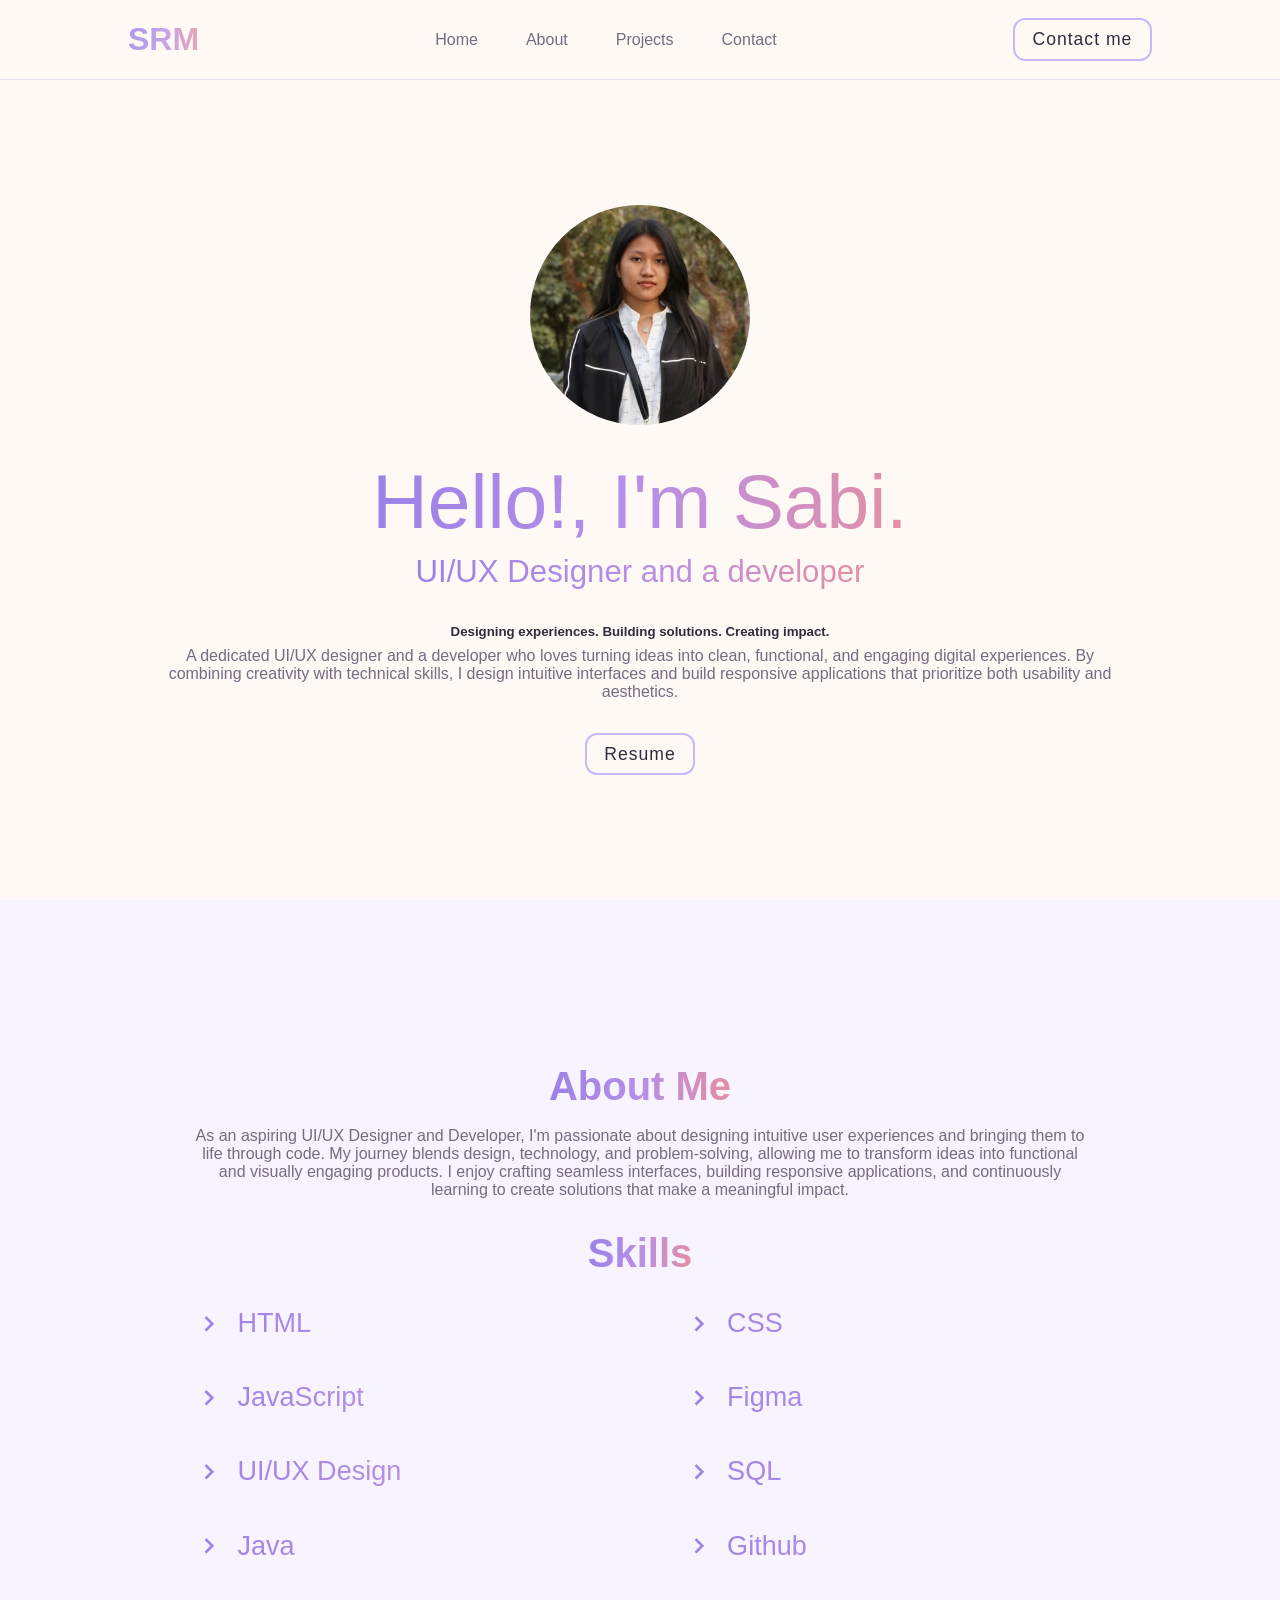
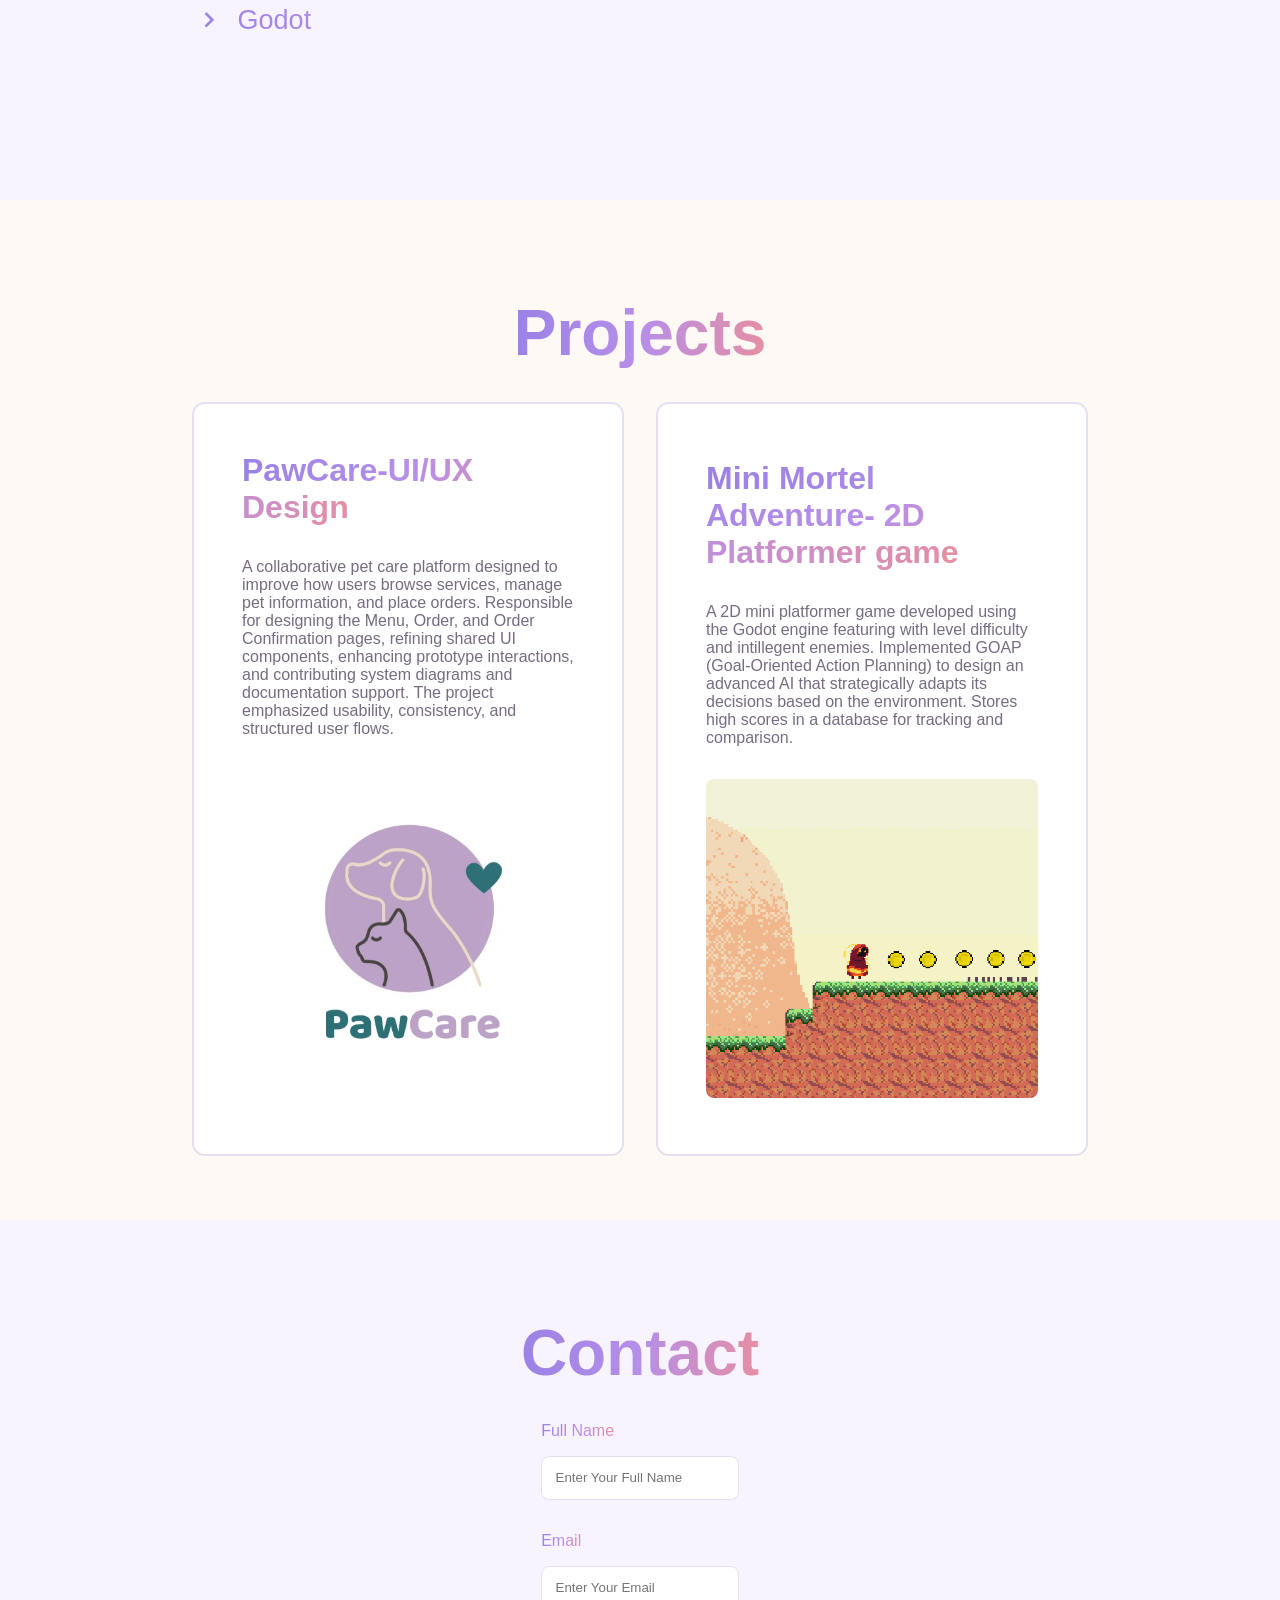
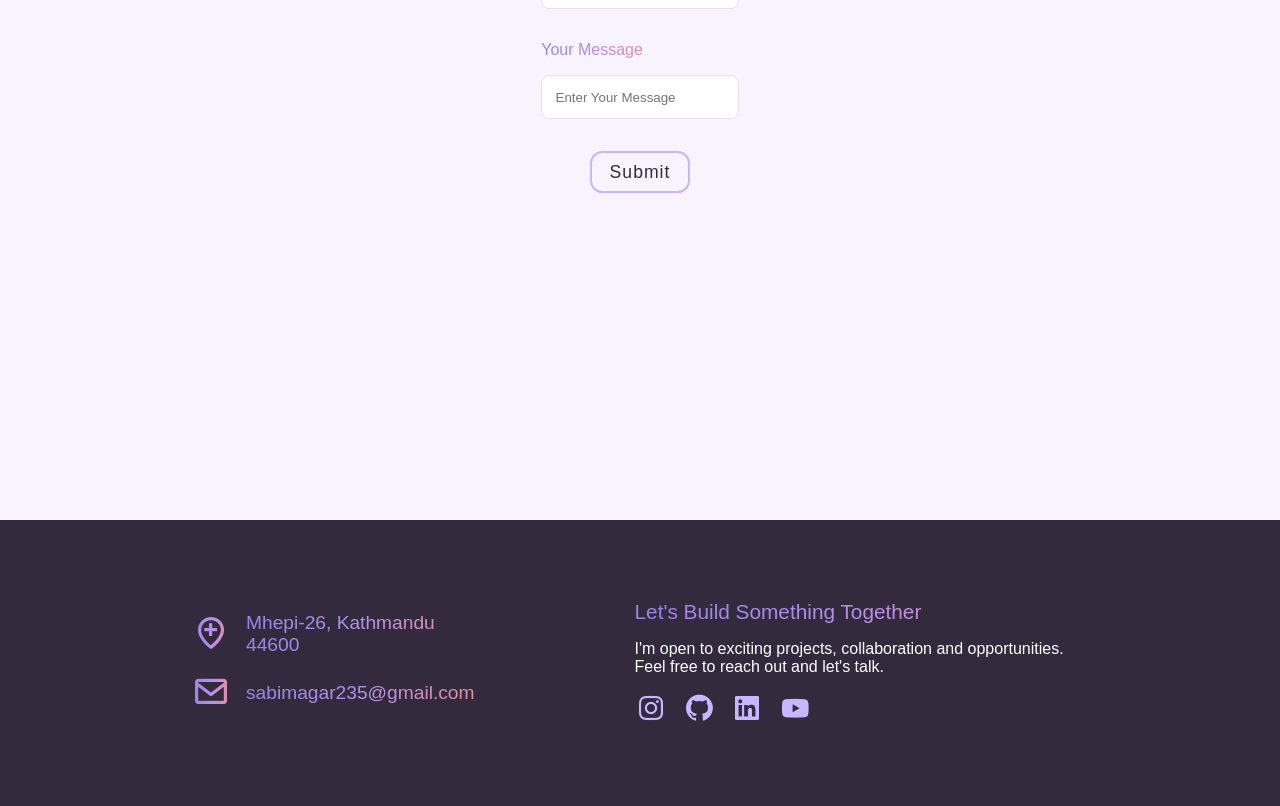
<file: index.html>
<!DOCTYPE html>
<html lang="en">
<head>
    <meta charset="UTF-8">
    <meta name="viewport" content="width=device-width, initial-scale=1.0">
    <title>Sabi Rana Magar</title>
    <link rel="stylesheet" href="style.css">
    <link rel="stylesheet" href="https://unpkg.com/boxicons@2.1.4/css/boxicons.min.css">
</head>
<body>
    <nav>
        <a href="#" class="logo"><span>SRM</span></a>
        <ul class="links">
            <li><a href="#Home">Home</a></li>
            <li><a href="#About">About</a></li>
            <li><a href="#Projects">Projects</a></li>
            <li><a href="#Contact">Contact</a></li>
        </ul>
        <i class="bx bx-menu" id="menu"></i>
        <a href="#Contact" class="btn">Contact me</a>
    </nav>
    <section id="Home">
        <img src="image.jpg" alt="">
        <div class="info-box">
            <h1><span>Hello!, I'm Sabi.</span></h1>
            <h3><span>UI/UX Designer and a developer </span></h3><br>
            <h5>Designing experiences. Building solutions. Creating impact.</h5>
            <p>A dedicated UI/UX designer and a developer who loves turning ideas into clean, functional, and engaging digital experiences.
                By combining creativity with technical skills, I design intuitive interfaces and build responsive applications that prioritize both usability and aesthetics.
            </p>
        </div>
        <div class="btn-box">
            <div class="btn">Resume</div>
        </div>

    </section>
    <section id="About">
        <div class="About-box">
            <div class="About-info">
                <h2><span>About Me</span></h2><br>
                <p>As an aspiring UI/UX Designer and Developer, I'm passionate about designing intuitive user experiences and bringing them to life through code.
                    My journey blends design, technology, and problem-solving, allowing me to transform ideas into functional and visually engaging products. 
                    I enjoy crafting seamless interfaces, building responsive applications, and continuously learning to create solutions that make a meaningful impact.
                </p>
            </div>

            <h2><span>Skills</span></h2>
            <div class="Skills">
                <ul>
                    <li>
                        <span><i class='bx bx-chevron-right' ></i> HTML </span>
                    </li>
                    <li>
                        <span><i class='bx bx-chevron-right' ></i> CSS </span>
                    </li>
                    <li>
                        <span><i class='bx bx-chevron-right' ></i> JavaScript </span>
                    </li>

                    <li>
                        <span><i class='bx bx-chevron-right' ></i> Figma </span>
                    </li>
                    <li>
                        <span><i class='bx bx-chevron-right' ></i> UI/UX Design </span>
                    </li>
                    <li>
                        <span><i class='bx bx-chevron-right' ></i> SQL </span>
                    </li>
                    <li>
                        <span><i class='bx bx-chevron-right' ></i> Java </span>
                    </li>
                    <li>
                        <span><i class='bx bx-chevron-right' ></i> Github </span>
                    </li>
                    <li>
                        <span><i class='bx bx-chevron-right' ></i> Godot </span>
                    </li>
                </ul>
            </div>
        </div>
    </section>
    <section id="Projects">
        <h1 class="header"><span> Projects </span></h1>
        <div class="Projects-container">
            <div class="box">
                <h1><span>PawCare-UI/UX Design</span></h1>
                <p>A collaborative pet care platform designed to improve how users browse services, manage pet information, and place orders. Responsible for designing the Menu, Order, and Order Confirmation pages, refining shared UI components, enhancing prototype interactions, and contributing system diagrams and documentation support. The project emphasized usability, consistency, and structured user flows.
                </p>
                <img src="pawcare.jpg" alt="">
            </div>
            <div class="box">
                <h1><span>Mini Mortel Adventure- 2D Platformer game </span></h1>
                <p>A 2D mini platformer game developed using the Godot engine featuring with level difficulty and intillegent enemies. Implemented GOAP (Goal-Oriented Action Planning) to design an advanced AI that strategically 
                adapts its decisions based on the environment. Stores high scores in a database for tracking and comparison. 
                </p>
                <img src="Screensho.png" alt="">
            </div>
        </div>
    </section>
    
    <section id="Contact">
        <h2 class="header"><span>Contact</span></h2>
        <form action="#">
            <div class="input-box">
                <span>Full Name</span>
                <input type="text" placeholder="Enter Your Full Name">
            </div>

             <div class="input-box">
                <span>Email</span>
                <input type="text" placeholder="Enter Your Email">
            </div>

             <div class="input-box">
                <span>Your Message</span>
                <input type="text" placeholder="Enter Your Message">
            </div>

            <div class="btn">Submit</div>
        </form>

    </section>

    <footer>
        <div class="col-left">
            <div class="col-box">
                <span><i class="bx bx-location-plus"></i></span>
                <span>Mhepi-26, Kathmandu 44600</span>
            </div>
            
            <div class="col-box">
                <span><i class="bx bx-envelope"></i></span>
                <span>sabimagar235@gmail.com</span>
            </div>
        </div>
        <div class="col-right">
            <span>Let's Build Something Together</span>
            <p>I'm open to exciting projects, collaboration and opportunities. Feel free to reach out and let's talk.</p>
            <div class="social-icons">
                <a href="https://www.instagram.com/savvyie.rm/" target="_blank">
                    <i class='bx bxl-instagram'></i>
                </a>

                <a href="https://github.com/SabiMagar" target="_blank">
                    <i class='bx bxl-github'></i>
                </a>

                <a href="https://www.linkedin.com/in/sabi-rana-magar-51a72a227/" target="_blank">
                    <i class='bx bxl-linkedin-square'></i>
                </a>

                <a href="https://www.youtube.com/@SRM_np" target="_blank">
                    <i class='bx bxl-youtube'></i>
                </a>
            </div>
        </div>
    </footer>

    <script src="script.js"></script>
</body>
</html>
</file>
<file: style.css>
*{
    margin: 0;
    padding: 0;
    box-sizing: border-box;
    text-decoration: none;
    list-style: none;
    scroll-behavior: smooth;
    font-family: 'Poppins', sans-serif;
}
:root {
    /* Main colors */
    --background: #FFF9F5;
    --second-background: #F7F3FF;

    /* Brand colors */
    --primary: #C8B6FF;
    --primary-dark: #9B82E6;
    --pink: #FFB7C5;
    --blue: #BDE0FE;
    --mint: #CDE8D2;

    /* Text */
    --text: #332A3E;
    --muted-text: #766B80;

    /* Surfaces */
    --white: #FFFFFF;
    --border: #E7DFF0;
}
html {
    scroll-behavior: smooth;
}

section {
    scroll-margin-top: 90px;
}
body {
    min-height: 100vh;
    background-color: var(--background);
    color: var(--text);
}
nav {
    position: fixed;
    height: 80px;
    width: 100%;
    padding: 0 10%;
    display: flex;
    align-items: center;
    justify-content: space-between;
    background-color: rgba(255, 249, 245, 0.85);
    backdrop-filter: blur(20px);
    border-bottom: 1px solid var(--border);
    z-index: 1000;
}
ul{
    display: flex;
    align-items: center;
    gap: 3em;

}
nav ul a {
    color: var(--muted-text);
    opacity: 1;
    transition: 0.2s ease-in-out;
}
nav ul a:hover {
    opacity: 1;
    color: var(--primary-dark);
}
.logo {
    font-size: 2em;
    color: var(--text);
    font-weight: 800;
    opacity: 0.8;
    transition: 0.2s ease-in-out;
}
.logo:hover {
    opacity: 1;
    color: var(--primary-dark);
}
.btn {
    padding: 0.5em 1em;
    color: var(--text);
    font-weight: 500;
    letter-spacing: 1px;
    border-radius: 0.7em;
    font-size: 1.1em;
    border: 2px solid var(--primary);
    cursor: pointer;
    transition: 0.3s ease-in-out;
}
.btn:hover {
    background-color: var(--primary);
    color: var(--text);
}
span {
    background: linear-gradient(
        to right,
        var(--primary-dark),
        #B68FE8,
        #E58FA3
    );
    background-clip: text;
    -webkit-background-clip: text;
    color: transparent;
}
#menu{
    color: white;
    font-size: 3em;
    display: none;
}
section {
    min-height: 100vh;
    padding: 5% 15%;
}
#Home {
    min-height: 100vh;
    display: flex;
    flex-direction: column;
    align-items: center;
    justify-content: center;
    padding: 50px;
    gap: 2em;
    color: var(--text);
}
#Home img{
    max-width: 70vw;
    border-radius: 80%;
    margin-top: 80px;
    object-fit: cover;
    width: 220px;
    height: 220px;
}
.info-box{
    display: flex;
    flex-direction: column;
    text-align: center;
    gap: 0.5em;
    max-width: 1200px;
    width: 80%;
}
.info-box h1{
    font-size: clamp(2.5rem, 4vw, 5rem);
    font-weight: 500;
    max-width: 1200px;
}
.info-box h3 {
    font-size: 1.3em;
    font-weight: 400;
    color: var(--muted-text);
}
.info-box p {
    color: var(--muted-text);
    opacity: 1;
}
.btn-box{
    display: flex;
    gap: 1em;
    
}
.btn-box .btn:nth-of-type(2) {
    background-color: var(--primary);
    color: var(--text);
}
.btn-box .btn:nth-of-type(2):hover {
    background-color: var(--primary-dark);
    color: var(--white);
}
::-webkit-scrollbar {
    width: 10px;
    background-color: var(--background);
}

::-webkit-scrollbar-thumb {
    background: linear-gradient(
        to bottom,
        var(--primary),
        var(--pink)
    );
    border-radius: 10px;
}

#About{
    background-color: var(--second-background);
    display: flex;
    align-items: center;
    justify-content: center;
    gap: 5em;
}
.About-box{
    display: flex;
    flex-direction: column;
    text-align: center;
    gap: 2em;
}
.About-box h1{
    font-size: 4em;
}
.About-box p {
    color: var(--muted-text);
    opacity: 1;
}
.Skills{
    display: grid;
    text-align: center;
    gap: 10em;
}
.Skills ul {
    font-size: 1.3em;
    font-weight: 500;
    display: grid;
    grid-template-columns: repeat(2, 1fr);
    gap: 2em 4em;
    color: var(--text);
    opacity: 1;
    align-items: baseline;
}
.Skills ul li span{
    display: flex;
    align-items: center;
    gap: 0.5em;
    font-size: 1.3em;
    transition: 0.3s ease-in-out;
}
.Skills ul li span:hover{
    transform:translateX(10px);
}
.Skills ul li i{
    font-size: 1.2em;
}
.About-box h2{
    font-size: 2.5em;
}
#Projects{
    background-color: var(--background);
}
.header{
    text-align: center;
    font-size: 4em;
    margin: 0.5em 0;
}
.Projects-container{
    display: grid;
    grid-template-columns: repeat(auto-fit, minmax(250px, 1fr));
    gap: 2em;
}
.box {
    border: 2px solid var(--border);
    border-radius: 0.8em;
    display: flex;
    flex-direction: column;
    justify-content: center;
    overflow: hidden;
    object-fit: cover;
    padding: 3em;
    gap: 2em;
    color: var(--text);
    background-color: var(--white);
    cursor: pointer;
    transition: 0.3s ease-in-out;
}
.box:hover {
    border: 2px solid var(--primary);
    transform: translateY(-5px);
    box-shadow: 0 10px 30px rgba(51, 42, 62, 0.08);
}
.box p {
    color: var(--muted-text);
    opacity: 1;
}
.box h1{
    font-size: 2em;
}
.box img{
    min-width: 25px;
    border-radius: 0.5em;
}

#Contact{
    background-color: var(--second-background);
}
form{
    display: flex;
    flex-direction: column;
    align-items: center;
    justify-content: center;
    gap: 2em;
}
form input,
form textarea {
    width: 100%;
    max-width: 400px;
    padding: 1em;
    border: 1px solid var(--border);
    border-radius: 0.6em;
    background-color: var(--white);
    color: var(--text);
    outline: none;
    font-family: inherit;
}
form input:focus,
form textarea:focus {
    border-color: var(--primary);
    box-shadow: 0 0 0 3px rgba(200, 182, 255, 0.25);
}
form .input-box{
    display: flex;
    flex-direction: column;
    align-items: baseline;
    gap: 1em;
}
.info-box span{
    font-size: 1.5em;
}
form input{
    width: 100%;
    max-width: 400px;
    padding: 1em;
}
form input:focus{
    background: rgb(229,229,229);
}
footer {
    display: flex;
    align-items: center;
    justify-content: center;
    gap: 10em;
    bottom: 0;
    background-color: var(--text);
    width: 100%;
    padding: 5em 15%;
    color: var(--white);
}
.col-left{
    display: flex;
    flex-direction: column;
    gap: 1em;
}
.col-box{
    display: flex;
    align-items: center;
    gap: 1em;
}
.col-box i{
    font-size: 2em;
}
.col-box span{
    font-size: 1.2em;
}
.col-right {
    display: flex;
    flex-direction: column;
    gap: 1em;
    color: var(--white);
    max-width: 500px;
}
.col-right span{
    font-size: 1.3em;
}
.col-right .social-icons{
    display: flex;
    align-items: baseline;
    justify-content: left;
    gap: 1em;
}
.col-right .social-icons i {
    font-size: 2em;
    color: var(--primary);
    transition: 0.2s ease-in-out;
    cursor: pointer;
}

.social-icons i:hover {
    color: var(--pink);
}

@media(max-width:968px){
    nav {
    gap: 1rem;
    }
    .logo{
    z-index: 1100;
    }
    section{
        padding: 8em 15%;
    }
    nav .btn{
        display: none;
    }
    #menu{
        display: block;
        font-size: 2.5rem;
        cursor: pointer;
        z-index: 1100;
    }
    .links{
    display: none;
    position: absolute;
    top: 80px;
    left: 0;
    width: 100%;
    background: rgba(0,0,0,0.95);
    flex-direction: column;
    padding: 1rem 0;
    gap: 1rem;
    }
    .links.active{
    display: flex;
    }
    .links.active{
    display: flex;
    }
    #Home h1{
    font-size: 1.5rem;
    }
    #Home h3{
    font-size: 0.9rem;
    }
    #Home img{
    width: 220px;
    height: 220px;
    max-width: 70vw;
    object-fit: cover;
    }
    #About .Skills{
        gap: 2em;
    }
    #Projects .header{
        font-size: 2em;
    }
    #Contact .header{
        font-size: 2em;
    }
    #Contact .input-box span{
        font-size: 1.2em;
    }
    .input-box input{
        padding: 0.5em 1em;
    }
    footer{
        flex-direction: column;
        gap: 5em;
        align-items: baseline;
    }
}
@media(max-width:768px){
    .Skills ul{
    grid-template-columns: 1fr;
    gap: 1rem;
    }
    .box{
        padding: 1.5em;
    }
     section{
        padding: 6em 8%;
    }
    footer{
        padding: 3em 8%;
    }

    .col-box{
        flex-wrap: wrap;
    }

    .col-box span{
        font-size: 1rem;
    }
}
</file>
